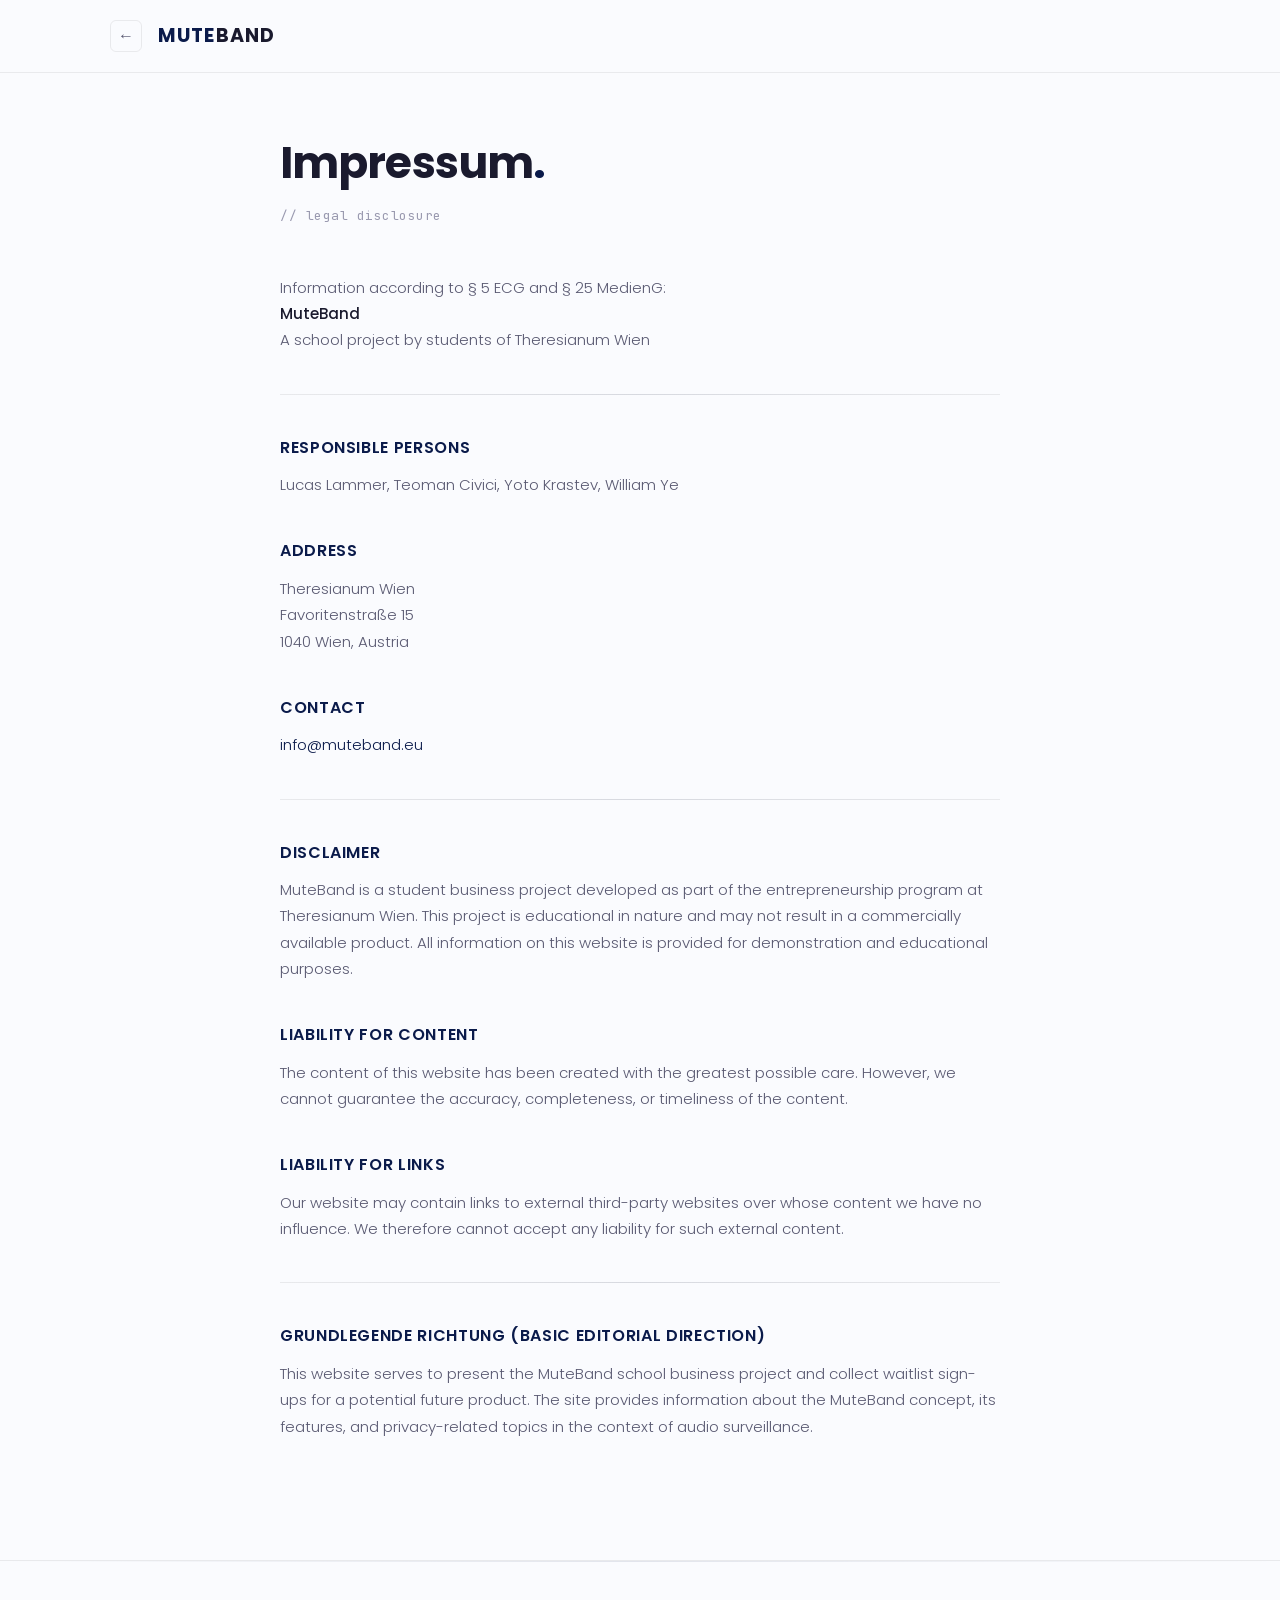
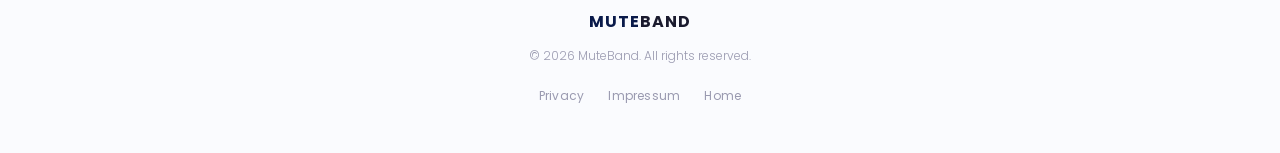
<file: impressum.html>
<!DOCTYPE html>
<html lang="en">
<head>
    <meta charset="UTF-8">
    <meta name="viewport" content="width=device-width, initial-scale=1.0">
    <title>MuteBand — Impressum</title>
    <meta name="description" content="Impressum for MuteBand. Legal disclosure according to Austrian law (§ 5 ECG / § 25 MedienG).">
    <link rel="icon" href="data:image/svg+xml,<svg xmlns='http://www.w3.org/2000/svg' viewBox='0 0 100 100'><circle cx='50' cy='50' r='45' fill='%23FAFBFE' stroke='%230A1A4A' stroke-width='4'/><circle cx='50' cy='50' r='8' fill='%230A1A4A'/></svg>">
    <link rel="stylesheet" href="fonts/fonts.css">
    <style>
        :root {
            --bg: #FAFBFE;
            --surface: #F0F2F8;
            --surface-light: #E8ECF4;
            --accent: #0A1A4A;
            --accent-dim: #071236;
            --accent-glow: rgba(10, 26, 74, 0.12);
            --accent-ghost: rgba(10, 26, 74, 0.04);
            --text: #1A1A2E;
            --text-muted: #5A5A72;
            --text-dim: #9A9AB0;
            --border: rgba(0, 0, 0, 0.07);
            --font-primary: 'Poppins', sans-serif;
            --font-mono: 'JetBrains Mono', monospace;
            --container: 1140px;
            --gutter: clamp(1.5rem, 4vw, 2.5rem);
        }

        *, *::before, *::after { margin: 0; padding: 0; box-sizing: border-box; }
        ::selection { background: rgba(10, 26, 74, 0.12); color: #0A1A4A; }

        ::-webkit-scrollbar { width: 4px; }
        ::-webkit-scrollbar-track { background: var(--bg); }
        ::-webkit-scrollbar-thumb { background: #D0D4DE; border-radius: 2px; }
        ::-webkit-scrollbar-thumb:hover { background: var(--accent-dim); }

        html { scroll-behavior: smooth; scrollbar-color: #D0D4DE var(--bg); }

        body {
            font-family: var(--font-primary);
            background: var(--bg);
            color: var(--text);
            line-height: 1.6;
            overflow-x: hidden;
            -webkit-font-smoothing: antialiased;
            -moz-osx-font-smoothing: grayscale;
        }

        /* ===== NAV ===== */
        nav {
            position: fixed;
            top: 0;
            left: 0;
            right: 0;
            z-index: 1000;
            padding: 1.25rem 0;
            background: rgba(250, 251, 254, 0.92);
            backdrop-filter: blur(20px);
            -webkit-backdrop-filter: blur(20px);
            border-bottom: 1px solid var(--border);
        }
        .nav-inner {
            max-width: var(--container);
            margin: 0 auto;
            padding: 0 var(--gutter);
            display: flex;
            justify-content: space-between;
            align-items: center;
        }
        .nav-left {
            display: flex;
            align-items: center;
            gap: 1rem;
        }
        .nav-back {
            display: flex;
            align-items: center;
            justify-content: center;
            width: 2rem;
            height: 2rem;
            border-radius: 6px;
            border: 1px solid var(--border);
            background: transparent;
            color: var(--text-muted);
            text-decoration: none;
            transition: all 0.3s;
            font-size: 1rem;
        }
        .nav-back:hover {
            color: var(--accent);
            border-color: rgba(10, 26, 74, 0.15);
            background: var(--accent-ghost);
        }
        .nav-logo {
            font-family: var(--font-primary);
            font-weight: 700;
            font-size: 1.2rem;
            color: var(--text);
            text-decoration: none;
            letter-spacing: 0.06em;
        }
        .nav-logo span { color: var(--accent); }

        /* ===== CONTENT ===== */
        .container {
            max-width: var(--container);
            margin: 0 auto;
            padding: 0 var(--gutter);
        }
        .impressum {
            padding: 8rem 0 5rem;
            max-width: 720px;
            margin: 0 auto;
        }
        .impressum h1 {
            font-family: var(--font-primary);
            font-weight: 700;
            font-size: clamp(2rem, 4vw, 2.75rem);
            letter-spacing: -0.02em;
            margin-bottom: 0.5rem;
        }
        .impressum h1 .accent {
            color: var(--accent);
        }
        .impressum .subtitle {
            font-family: var(--font-mono);
            font-size: 0.8rem;
            color: var(--text-dim);
            letter-spacing: 0.04em;
            margin-bottom: 3rem;
        }
        .impressum-section {
            margin-bottom: 2.5rem;
        }
        .impressum-section h2 {
            font-family: var(--font-primary);
            font-weight: 600;
            font-size: 1rem;
            color: var(--accent);
            letter-spacing: 0.04em;
            text-transform: uppercase;
            margin-bottom: 0.75rem;
        }
        .impressum-section p,
        .impressum-section a {
            font-size: 0.9375rem;
            color: var(--text-muted);
            font-weight: 300;
            line-height: 1.75;
        }
        .impressum-section a {
            color: var(--accent);
            text-decoration: none;
            transition: color 0.3s;
        }
        .impressum-section a:hover {
            color: #122464;
        }
        .divider {
            width: 100%;
            height: 1px;
            background: var(--border);
            margin: 2.5rem 0;
            position: relative;
        }
        .divider::before {
            content: '';
            position: absolute;
            top: 0;
            left: 0;
            right: 0;
            height: 1px;
            background: linear-gradient(90deg, transparent, rgba(10, 26, 74, 0.08), transparent);
        }

        /* ===== FOOTER ===== */
        footer {
            padding: 3rem 0;
            border-top: 1px solid var(--border);
            text-align: center;
            position: relative;
        }
        footer::before {
            content: '';
            position: absolute;
            top: 0;
            left: 0;
            right: 0;
            height: 1px;
            background: linear-gradient(90deg, transparent, rgba(10, 26, 74, 0.1), transparent);
        }
        .footer-logo {
            font-family: var(--font-primary);
            font-weight: 700;
            font-size: 1rem;
            margin-bottom: 0.75rem;
            letter-spacing: 0.06em;
        }
        .footer-logo span { color: var(--accent); }
        footer p {
            color: var(--text-dim);
            font-size: 0.75rem;
            font-weight: 300;
        }
        .footer-links {
            display: flex;
            justify-content: center;
            gap: 1.5rem;
            margin-top: 1.25rem;
        }
        .footer-links a {
            color: var(--text-dim);
            text-decoration: none;
            font-size: 0.75rem;
            font-weight: 400;
            transition: color 0.3s;
            letter-spacing: 0.02em;
        }
        .footer-links a:hover { color: var(--accent); }

        /* ===== RESPONSIVE ===== */
        @media (max-width: 768px) {
            .impressum {
                padding: 7rem 0 3rem;
            }
            .impressum h1 {
                font-size: 1.75rem;
            }
        }
    </style>
</head>
<body>

    <!-- NAV -->
    <nav>
        <div class="nav-inner">
            <div class="nav-left">
                <a href="index.html" class="nav-back" aria-label="Back to home">&larr;</a>
                <a href="index.html" class="nav-logo"><span>MUTE</span>BAND</a>
            </div>
        </div>
    </nav>

    <!-- IMPRESSUM -->
    <div class="container">
        <div class="impressum">
            <h1>Impressum<span class="accent">.</span></h1>
            <p class="subtitle">// legal disclosure</p>

            <div class="impressum-section">
                <p>Information according to &sect; 5 ECG and &sect; 25 MedienG:</p>
                <p><strong style="color: var(--text); font-weight: 500;">MuteBand</strong><br>
                A school project by students of Theresianum Wien</p>
            </div>

            <div class="divider"></div>

            <div class="impressum-section">
                <h2>Responsible Persons</h2>
                <p>Lucas Lammer, Teoman Civici, Yoto Krastev, William Ye</p>
            </div>

            <div class="impressum-section">
                <h2>Address</h2>
                <p>Theresianum Wien<br>
                Favoritenstra&szlig;e 15<br>
                1040 Wien, Austria</p>
            </div>

            <div class="impressum-section">
                <h2>Contact</h2>
                <p><a href="mailto:info@muteband.eu">info@muteband.eu</a></p>
            </div>

            <div class="divider"></div>

            <div class="impressum-section">
                <h2>Disclaimer</h2>
                <p>MuteBand is a student business project developed as part of the entrepreneurship program at Theresianum Wien. This project is educational in nature and may not result in a commercially available product. All information on this website is provided for demonstration and educational purposes.</p>
            </div>

            <div class="impressum-section">
                <h2>Liability for Content</h2>
                <p>The content of this website has been created with the greatest possible care. However, we cannot guarantee the accuracy, completeness, or timeliness of the content.</p>
            </div>

            <div class="impressum-section">
                <h2>Liability for Links</h2>
                <p>Our website may contain links to external third-party websites over whose content we have no influence. We therefore cannot accept any liability for such external content.</p>
            </div>

            <div class="divider"></div>

            <div class="impressum-section">
                <h2>Grundlegende Richtung (Basic Editorial Direction)</h2>
                <p>This website serves to present the MuteBand school business project and collect waitlist sign-ups for a potential future product. The site provides information about the MuteBand concept, its features, and privacy-related topics in the context of audio surveillance.</p>
            </div>
        </div>
    </div>

    <!-- FOOTER -->
    <footer>
        <div class="container">
            <div class="footer-logo"><span>MUTE</span>BAND</div>
            <p>&copy; 2026 MuteBand. All rights reserved.</p>
            <div class="footer-links">
                <a href="privacy.html">Privacy</a>
                <a href="impressum.html">Impressum</a>
                <a href="index.html">Home</a>
            </div>
        </div>
    </footer>

</body>
</html>
</file>
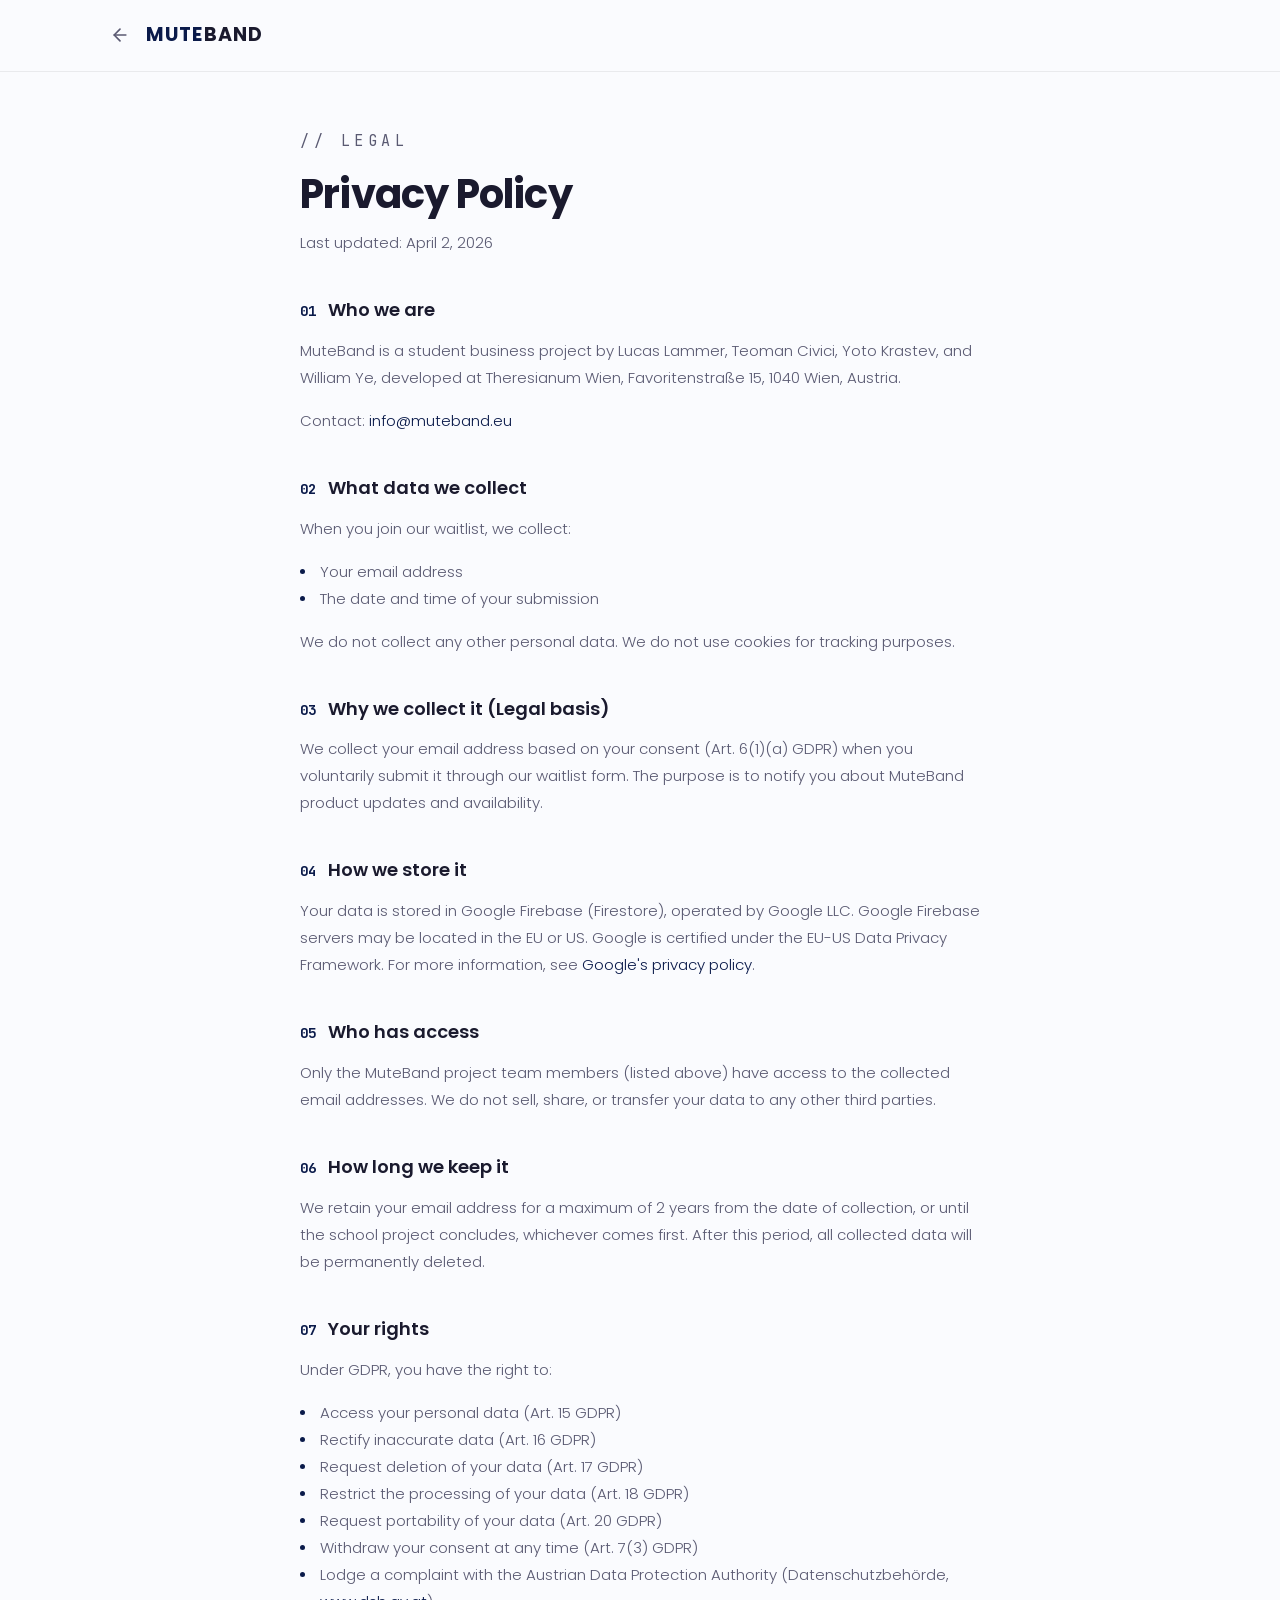
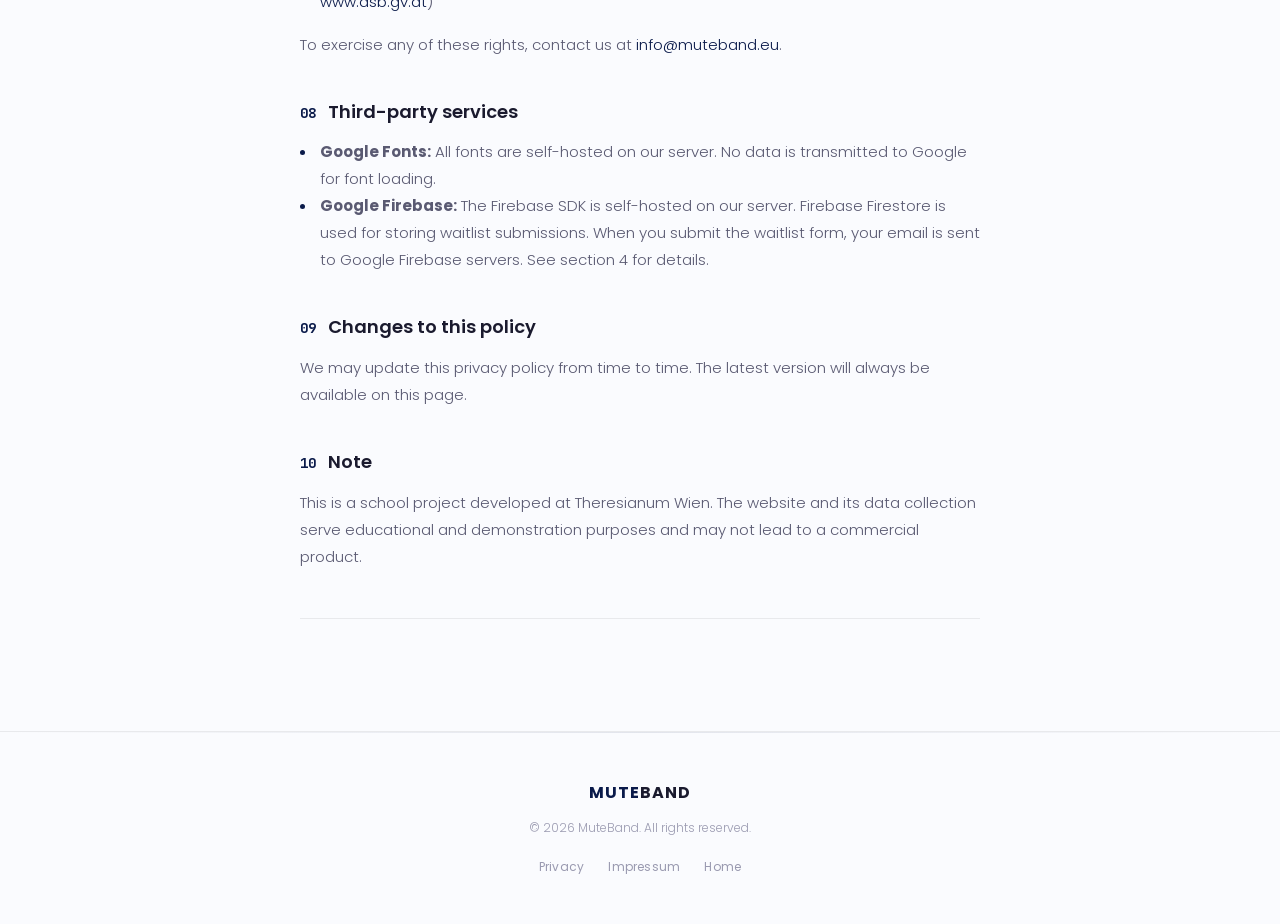
<file: privacy.html>
<!DOCTYPE html>
<html lang="en">
<head>
    <meta charset="UTF-8">
    <meta name="viewport" content="width=device-width, initial-scale=1.0">
    <title>Privacy Policy — MuteBand</title>
    <meta name="description" content="Privacy Policy for MuteBand. Learn how we handle your data.">
    <link rel="icon" href="data:image/svg+xml,<svg xmlns='http://www.w3.org/2000/svg' viewBox='0 0 100 100'><circle cx='50' cy='50' r='45' fill='%23FAFBFE' stroke='%230A1A4A' stroke-width='4'/><circle cx='50' cy='50' r='8' fill='%230A1A4A'/></svg>">
    <link rel="stylesheet" href="fonts/fonts.css">
    <style>
        :root {
            --bg: #FAFBFE;
            --surface: #F0F2F8;
            --surface-light: #E8ECF4;
            --accent: #0A1A4A;
            --accent-dim: #071236;
            --accent-glow: rgba(10, 26, 74, 0.12);
            --text: #1A1A2E;
            --text-muted: #5A5A72;
            --text-dim: #9A9AB0;
            --border: rgba(0, 0, 0, 0.07);
            --font-primary: 'Poppins', sans-serif;
            --font-mono: 'JetBrains Mono', monospace;
            --container: 760px;
            --gutter: clamp(1.5rem, 4vw, 2.5rem);
        }

        *, *::before, *::after { margin: 0; padding: 0; box-sizing: border-box; }
        ::selection { background: rgba(10, 26, 74, 0.12); color: #0A1A4A; }

        ::-webkit-scrollbar { width: 4px; }
        ::-webkit-scrollbar-track { background: var(--bg); }
        ::-webkit-scrollbar-thumb { background: #D0D4DE; border-radius: 2px; }
        ::-webkit-scrollbar-thumb:hover { background: var(--accent-dim); }
        html { scroll-behavior: smooth; scrollbar-color: #D0D4DE var(--bg); }

        body {
            font-family: var(--font-primary);
            background: var(--bg);
            color: var(--text);
            line-height: 1.6;
            overflow-x: hidden;
            -webkit-font-smoothing: antialiased;
            -moz-osx-font-smoothing: grayscale;
        }

        /* NAV */
        nav {
            position: fixed;
            top: 0;
            left: 0;
            right: 0;
            z-index: 1000;
            padding: 1.25rem 0;
            background: rgba(250, 251, 254, 0.92);
            backdrop-filter: blur(20px);
            -webkit-backdrop-filter: blur(20px);
            border-bottom: 1px solid var(--border);
        }
        .nav-inner {
            max-width: 1140px;
            margin: 0 auto;
            padding: 0 var(--gutter);
            display: flex;
            justify-content: space-between;
            align-items: center;
        }
        .nav-left {
            display: flex;
            align-items: center;
            gap: 1rem;
        }
        .nav-back {
            color: var(--text-muted);
            text-decoration: none;
            display: flex;
            align-items: center;
            transition: color 0.3s;
        }
        .nav-back:hover { color: var(--accent); }
        .nav-logo {
            font-family: var(--font-primary);
            font-weight: 700;
            font-size: 1.2rem;
            color: var(--text);
            text-decoration: none;
            letter-spacing: 0.06em;
        }
        .nav-logo span { color: var(--accent); }

        /* CONTENT */
        .container {
            max-width: var(--container);
            margin: 0 auto;
            padding: 0 var(--gutter);
        }

        .policy {
            padding: 8rem 0 4rem;
        }

        .policy-label {
            font-family: var(--font-mono);
            font-size: 0.6875rem;
            letter-spacing: 0.3em;
            color: var(--accent);
            text-transform: uppercase;
            margin-bottom: 1rem;
        }

        .policy h1 {
            font-family: var(--font-primary);
            font-size: clamp(1.75rem, 4vw, 2.5rem);
            font-weight: 700;
            line-height: 1.15;
            letter-spacing: -0.02em;
            margin-bottom: 0.75rem;
        }

        .policy-updated {
            color: var(--text-dim);
            font-size: 0.8125rem;
            font-weight: 300;
            margin-bottom: 3rem;
        }

        .policy h2 {
            font-family: var(--font-primary);
            font-size: 1.125rem;
            font-weight: 600;
            margin-top: 2.5rem;
            margin-bottom: 0.75rem;
            color: var(--text);
        }

        .policy h2 .num {
            font-family: var(--font-mono);
            color: var(--accent);
            font-size: 0.875rem;
            margin-right: 0.5rem;
        }

        .policy p {
            color: var(--text-muted);
            font-size: 0.9375rem;
            font-weight: 300;
            line-height: 1.8;
            margin-bottom: 1rem;
        }

        .policy ul {
            list-style: none;
            margin-bottom: 1rem;
            padding-left: 0;
        }

        .policy ul li {
            color: var(--text-muted);
            font-size: 0.9375rem;
            font-weight: 300;
            line-height: 1.8;
            padding-left: 1.25rem;
            position: relative;
        }

        .policy ul li::before {
            content: '';
            position: absolute;
            left: 0;
            top: 0.75em;
            width: 5px;
            height: 5px;
            border-radius: 50%;
            background: var(--accent);
        }

        .policy a {
            color: var(--accent);
            text-decoration: none;
            transition: color 0.3s;
        }
        .policy a:hover { color: #122464; }

        .divider {
            height: 1px;
            background: var(--border);
            margin: 3rem 0;
        }

        /* FOOTER */
        footer {
            padding: 3rem 0;
            border-top: 1px solid var(--border);
            text-align: center;
            position: relative;
        }
        footer::before {
            content: '';
            position: absolute;
            top: 0;
            left: 0;
            right: 0;
            height: 1px;
            background: linear-gradient(90deg, transparent, rgba(10, 26, 74, 0.1), transparent);
        }
        .footer-logo {
            font-family: var(--font-primary);
            font-weight: 700;
            font-size: 1rem;
            margin-bottom: 0.75rem;
            letter-spacing: 0.06em;
        }
        .footer-logo span { color: var(--accent); }
        footer p {
            color: var(--text-dim);
            font-size: 0.75rem;
            font-weight: 300;
        }
        .footer-links {
            display: flex;
            justify-content: center;
            gap: 1.5rem;
            margin-top: 1.25rem;
        }
        .footer-links a {
            color: var(--text-dim);
            text-decoration: none;
            font-size: 0.75rem;
            font-weight: 400;
            transition: color 0.3s;
            letter-spacing: 0.02em;
        }
        .footer-links a:hover { color: var(--accent); }
    </style>
</head>
<body>

    <!-- NAV -->
    <nav>
        <div class="nav-inner">
            <div class="nav-left">
                <a href="index.html" class="nav-back" aria-label="Back to home">
                    <svg width="20" height="20" viewBox="0 0 24 24" fill="none" stroke="currentColor" stroke-width="2" stroke-linecap="round" stroke-linejoin="round"><path d="M19 12H5"/><path d="m12 19-7-7 7-7"/></svg>
                </a>
                <a href="index.html" class="nav-logo"><span>MUTE</span>BAND</a>
            </div>
        </div>
    </nav>

    <!-- PRIVACY POLICY -->
    <section class="policy">
        <div class="container">
            <p class="policy-label">// legal</p>
            <h1>Privacy Policy</h1>
            <p class="policy-updated">Last updated: April 2, 2026</p>

            <h2><span class="num">01</span> Who we are</h2>
            <p>MuteBand is a student business project by Lucas Lammer, Teoman Civici, Yoto Krastev, and William Ye, developed at Theresianum Wien, Favoritenstra&szlig;e 15, 1040 Wien, Austria.</p>
            <p>Contact: <a href="mailto:info@muteband.eu">info@muteband.eu</a></p>

            <h2><span class="num">02</span> What data we collect</h2>
            <p>When you join our waitlist, we collect:</p>
            <ul>
                <li>Your email address</li>
                <li>The date and time of your submission</li>
            </ul>
            <p>We do not collect any other personal data. We do not use cookies for tracking purposes.</p>

            <h2><span class="num">03</span> Why we collect it (Legal basis)</h2>
            <p>We collect your email address based on your consent (Art. 6(1)(a) GDPR) when you voluntarily submit it through our waitlist form. The purpose is to notify you about MuteBand product updates and availability.</p>

            <h2><span class="num">04</span> How we store it</h2>
            <p>Your data is stored in Google Firebase (Firestore), operated by Google LLC. Google Firebase servers may be located in the EU or US. Google is certified under the EU-US Data Privacy Framework. For more information, see <a href="https://firebase.google.com/support/privacy" target="_blank" rel="noopener noreferrer">Google's privacy policy</a>.</p>

            <h2><span class="num">05</span> Who has access</h2>
            <p>Only the MuteBand project team members (listed above) have access to the collected email addresses. We do not sell, share, or transfer your data to any other third parties.</p>

            <h2><span class="num">06</span> How long we keep it</h2>
            <p>We retain your email address for a maximum of 2 years from the date of collection, or until the school project concludes, whichever comes first. After this period, all collected data will be permanently deleted.</p>

            <h2><span class="num">07</span> Your rights</h2>
            <p>Under GDPR, you have the right to:</p>
            <ul>
                <li>Access your personal data (Art. 15 GDPR)</li>
                <li>Rectify inaccurate data (Art. 16 GDPR)</li>
                <li>Request deletion of your data (Art. 17 GDPR)</li>
                <li>Restrict the processing of your data (Art. 18 GDPR)</li>
                <li>Request portability of your data (Art. 20 GDPR)</li>
                <li>Withdraw your consent at any time (Art. 7(3) GDPR)</li>
                <li>Lodge a complaint with the Austrian Data Protection Authority (Datenschutzbeh&ouml;rde, <a href="https://www.dsb.gv.at" target="_blank" rel="noopener noreferrer">www.dsb.gv.at</a>)</li>
            </ul>
            <p>To exercise any of these rights, contact us at <a href="mailto:info@muteband.eu">info@muteband.eu</a>.</p>

            <h2><span class="num">08</span> Third-party services</h2>
            <ul>
                <li><strong>Google Fonts:</strong> All fonts are self-hosted on our server. No data is transmitted to Google for font loading.</li>
                <li><strong>Google Firebase:</strong> The Firebase SDK is self-hosted on our server. Firebase Firestore is used for storing waitlist submissions. When you submit the waitlist form, your email is sent to Google Firebase servers. See section 4 for details.</li>
            </ul>

            <h2><span class="num">09</span> Changes to this policy</h2>
            <p>We may update this privacy policy from time to time. The latest version will always be available on this page.</p>

            <h2><span class="num">10</span> Note</h2>
            <p>This is a school project developed at Theresianum Wien. The website and its data collection serve educational and demonstration purposes and may not lead to a commercial product.</p>

            <div class="divider"></div>
        </div>
    </section>

    <!-- FOOTER -->
    <footer>
        <div class="container">
            <div class="footer-logo"><span>MUTE</span>BAND</div>
            <p>&copy; 2026 MuteBand. All rights reserved.</p>
            <div class="footer-links">
                <a href="privacy.html">Privacy</a>
                <a href="impressum.html">Impressum</a>
                <a href="index.html">Home</a>
            </div>
        </div>
    </footer>

</body>
</html>
</file>
<file: fonts/fonts.css>
/* Poppins - Self-hosted from Google Fonts */

@font-face {
    font-family: 'Poppins';
    font-style: normal;
    font-weight: 300;
    font-display: swap;
    src: url('./poppins-300.woff2') format('woff2');
}

@font-face {
    font-family: 'Poppins';
    font-style: normal;
    font-weight: 400;
    font-display: swap;
    src: url('./poppins-400.woff2') format('woff2');
}

@font-face {
    font-family: 'Poppins';
    font-style: normal;
    font-weight: 500;
    font-display: swap;
    src: url('./poppins-500.woff2') format('woff2');
}

@font-face {
    font-family: 'Poppins';
    font-style: normal;
    font-weight: 600;
    font-display: swap;
    src: url('./poppins-600.woff2') format('woff2');
}

@font-face {
    font-family: 'Poppins';
    font-style: normal;
    font-weight: 700;
    font-display: swap;
    src: url('./poppins-700.woff2') format('woff2');
}

@font-face {
    font-family: 'Poppins';
    font-style: normal;
    font-weight: 800;
    font-display: swap;
    src: url('./poppins-800.woff2') format('woff2');
}

@font-face {
    font-family: 'Poppins';
    font-style: normal;
    font-weight: 900;
    font-display: swap;
    src: url('./poppins-900.woff2') format('woff2');
}

/* JetBrains Mono - Self-hosted from Google Fonts */

@font-face {
    font-family: 'JetBrains Mono';
    font-style: normal;
    font-weight: 400;
    font-display: swap;
    src: url('./jetbrains-mono-400.woff2') format('woff2');
}

@font-face {
    font-family: 'JetBrains Mono';
    font-style: normal;
    font-weight: 500;
    font-display: swap;
    src: url('./jetbrains-mono-500.woff2') format('woff2');
}

@font-face {
    font-family: 'JetBrains Mono';
    font-style: normal;
    font-weight: 700;
    font-display: swap;
    src: url('./jetbrains-mono-700.woff2') format('woff2');
}
</file>
